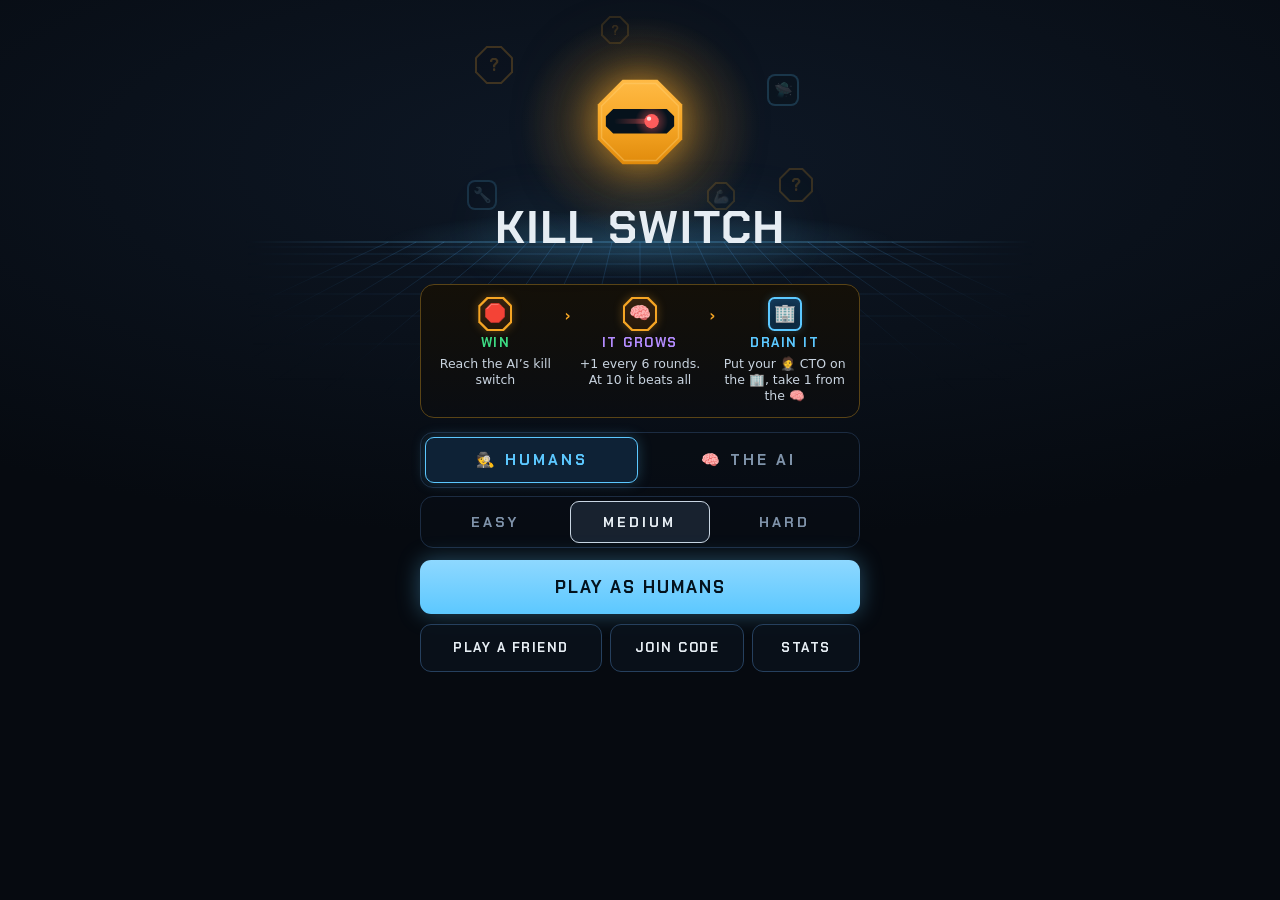
<file: index.html>
<!doctype html>
<html lang="en">
<head>
<meta charset="utf-8">
<meta name="viewport" content="width=device-width, initial-scale=1, viewport-fit=cover">
<title>Kill Switch</title>
<!-- the Kill Switch game page (DEV-314: built by Vite from web/src/; `npm run build` → dist/). The Watcher (v0.34, DEV-292):
     icons sit next to the page (web/public/, copied to dist/ and the kill-switch repo root when published); sources in
     prototype/brand/. og:image must be absolute or link previews skip it. -->
<link rel="icon" href="favicon-32.png" sizes="32x32" type="image/png">
<link rel="icon" href="favicon.svg" type="image/svg+xml"> <!-- last: browsers that take SVG prefer it -->
<link rel="apple-touch-icon" href="apple-touch-icon.png">
<meta name="apple-mobile-web-app-title" content="Kill Switch">
<meta name="theme-color" content="#060A10">
<meta name="description" content="Stratego, but the AI gets smarter.">
<meta property="og:title" content="Kill Switch">
<meta property="og:description" content="Stratego, but the AI gets smarter.">
<meta property="og:type" content="website">
<meta property="og:url" content="https://franknowinski.github.io/kill-switch/">
<meta property="og:image" content="https://franknowinski.github.io/kill-switch/og.png">
<meta property="og:image:width" content="1200">
<meta property="og:image:height" content="630">
<meta property="og:image:alt" content="Kill Switch: an amber stop-sign helmet with one red eye">
<meta name="twitter:card" content="summary_large_image">
<link rel="preconnect" href="https://fonts.googleapis.com">
<link href="https://fonts.googleapis.com/css2?family=Chakra+Petch:wght@700&family=IBM+Plex+Mono:wght@500;600&display=swap" rel="stylesheet">
  <script type="module" crossorigin src="./assets/index-LY6MsLx_.js"></script>
  <link rel="stylesheet" crossorigin href="./assets/index-CFSSNNHk.css">
  <meta name="ks-engine" content="3e63c1935d7e77b1979eb91d5aa4a7eee9795848">
</head>
<body>
<div id="app"></div>
</body>
</html>
</file>
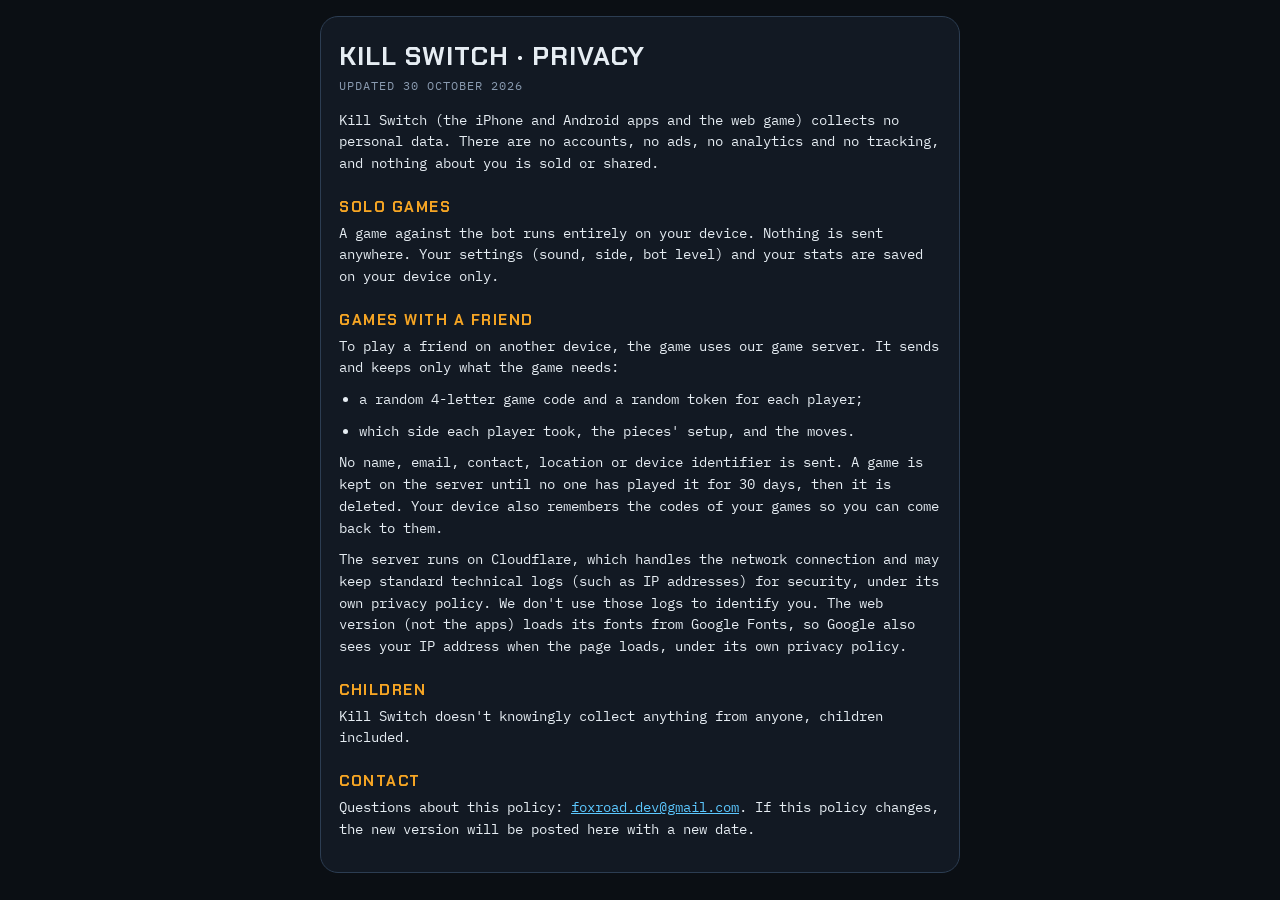
<file: privacy.html>
<!doctype html>
<html lang="en">
<head>
<meta charset="utf-8">
<meta name="viewport" content="width=device-width, initial-scale=1, viewport-fit=cover">
<title>Kill Switch · Privacy</title>
<!-- the privacy policy for the Kill Switch app and web game (DEV-301). bin/publish-game copies it to the kill-switch repo
     as privacy.html: https://franknowinski.github.io/kill-switch/privacy.html, the App Store's privacy policy URL. The contact is the Fox Road studio inbox. -->
<link rel="icon" href="favicon-32.png" sizes="32x32" type="image/png">
<link rel="icon" href="favicon.svg" type="image/svg+xml">
<meta name="theme-color" content="#0B0F14">
<link rel="preconnect" href="https://fonts.googleapis.com">
<link href="https://fonts.googleapis.com/css2?family=Chakra+Petch:wght@700&family=IBM+Plex+Mono:wght@500;600&display=swap" rel="stylesheet">
<style>
:root{--bg:#0B0F14;--panel:#121923;--line2:#2C3D52;--fg:#E6EDF3;--muted:#8A9BB0;--blue:#5CC8FF;--amber:#F5A524;
  --display:"Chakra Petch",system-ui,sans-serif;--mono:"IBM Plex Mono",ui-monospace,monospace}
*{box-sizing:border-box}
html,body{margin:0;background:var(--bg);color:var(--fg);font-family:var(--mono)}
body{padding:calc(16px + env(safe-area-inset-top)) 16px calc(24px + env(safe-area-inset-bottom))}
main{max-width:640px;margin:0 auto;background:var(--panel);border:1px solid var(--line2);border-radius:18px;padding:22px 18px}
h1{font-family:var(--display);font-size:26px;letter-spacing:1px;margin:0 0 4px}
h2{font-family:var(--display);font-size:15px;letter-spacing:1.5px;text-transform:uppercase;color:var(--amber);margin:22px 0 6px}
p,li{font-size:14px;line-height:1.55;margin:0 0 10px}
ul{padding-left:20px;margin:0 0 10px}
.date{color:var(--muted);font-size:12px;letter-spacing:1px;text-transform:uppercase;margin-bottom:14px}
a{color:var(--blue);overflow-wrap:anywhere}
</style>
</head>
<body>
<main>
<h1>KILL SWITCH · PRIVACY</h1>
<p class="date">Updated 30 October 2026</p>
<p>Kill Switch (the iPhone and Android apps and the web game) collects no personal data. There are no accounts, no ads,
no analytics and no tracking, and nothing about you is sold or shared.</p>

<h2>Solo games</h2>
<p>A game against the bot runs entirely on your device. Nothing is sent anywhere. Your
settings (sound, side, bot level) and your stats are saved on your device only.</p>

<h2>Games with a friend</h2>
<p>To play a friend on another device, the game uses our game server. It sends and keeps only what the game needs:</p>
<ul>
<li>a random 4-letter game code and a random token for each player;</li>
<li>which side each player took, the pieces' setup, and the moves.</li>
</ul>
<p>No name, email, contact, location or device identifier is sent. A game is kept on the server until no one has played it for 30 days,
then it is deleted. Your device also remembers the codes of your games so you can come back to them.</p>
<p>The server runs on Cloudflare, which handles the network connection and may
keep standard technical logs (such as IP addresses) for security, under its own privacy policy. We don't use those logs
to identify you. The web version (not the
apps) loads its fonts from Google Fonts, so Google also sees your IP address when the page loads, under its own privacy
policy.</p>

<h2>Children</h2>
<p>Kill Switch doesn't knowingly collect anything from anyone, children included.</p>

<h2>Contact</h2>
<p>Questions about this policy: <a href="mailto:foxroad.dev@gmail.com">foxroad.dev@gmail.com</a>. If this policy changes, the new
version will be posted here with a new date.</p>
</main>
</body>
</html>
</file>
<file: assets/index-CFSSNNHk.css>
/* v0.60 (DEV-329): the Command Center look (DESIGN.md item 78, mockups in prototype/v13-command-center.html). A war-room
   tactical display: dark glass, a live grid, the only light is the threat. The board is flat and top-down, edge to edge
   (the tilted CSS 3D tabletop is gone for good). Humans are rounded squares, the AI octagons. */
:root{
  --void:#060A10;--grid:#16263A;--hu:#5CC8FF;--hu-tile:#0B2438;--ai:#F5A524;--ai-tile:#26180A;--agi:#B48CFF;--asi:#FF4D5E;
  --volt:#FFD84A;--fg:#E6EDF3;--dim:#B7C5D4;--muted:#7F93AA;--faint:#3A5272;--line:#1C2C42;--line2:#26405E;--green:#3DDC84;
  --glass:linear-gradient(180deg,rgba(16,27,42,.92),rgba(9,15,24,.92));--ink:#04121D;
  --display:"Chakra Petch",system-ui,sans-serif;
  --ui:-apple-system,BlinkMacSystemFont,"SF Pro Text",system-ui,"Segoe UI",Roboto,sans-serif;
  --mono:"SF Mono",ui-monospace,"IBM Plex Mono",Menlo,monospace;
  /* the play column: the whole screen on a phone (the board runs edge to edge), a column on a desktop */
  --colw:100vw;
}
*{box-sizing:border-box}
html{overflow-x:clip;background:var(--void)} /* fight sparks and knock-offs fly past the edge for a moment: never let the page scroll sideways */
html,body{margin:0;color:var(--fg);font-family:var(--ui);-webkit-tap-highlight-color:transparent;overscroll-behavior:none;-webkit-font-smoothing:antialiased}
body{min-height:100dvh;display:flex;flex-direction:column;overflow-x:clip;padding:env(safe-area-inset-top) 0 env(safe-area-inset-bottom);
  background:radial-gradient(120% 60% at 50% 0%,rgba(92,200,255,.05),transparent 60%),
    linear-gradient(rgba(22,38,58,.28) 1px,transparent 1px) 0 0/24px 24px,
    linear-gradient(90deg,rgba(22,38,58,.28) 1px,transparent 1px) 0 0/24px 24px,var(--void);background-attachment:fixed}
button{font:inherit;color:inherit;cursor:pointer}
h1{font:700 28px/1.08 var(--display);margin:0;letter-spacing:1px}
#app{display:flex;flex-direction:column;width:100%}

/* ---------- the play screen, top to bottom: pills, the 🧠 meter, the board, the console, the buttons. Pieces below.
   The column runs through the home-bar strip (its padding keeps the buttons clear), so the pieces list starts at the
   screen's bottom edge instead of peeking into that strip (v0.63). ---------- */
.left{display:flex;flex-direction:column;height:calc(100svh - env(safe-area-inset-top));min-height:470px;padding-bottom:calc(6px + env(safe-area-inset-bottom));width:var(--colw);max-width:100%;margin:0 auto}
.hud{display:flex;align-items:center;gap:6px;padding:4px 10px 0;height:34px;flex:none}
.pill{height:28px;display:inline-flex;align-items:center;padding:0 10px;border:1px solid var(--line2);border-radius:7px;background:rgba(10,18,28,.85);font:600 12px var(--mono);letter-spacing:2px;color:var(--dim);white-space:nowrap}
.pill.on{background:var(--hu);border-color:var(--hu);color:var(--ink);box-shadow:0 0 18px rgba(92,200,255,.45)}
.pill.on.ai{background:var(--ai);border-color:var(--ai);box-shadow:0 0 18px rgba(245,165,36,.45)}
.pill.wait{color:var(--ai);border-color:rgba(245,165,36,.45)}
body.me-ai .pill.wait{color:var(--hu);border-color:rgba(92,200,255,.45)}
.pill.r{margin-left:auto}
/* v0.64 (DEV-338): 🔊 at the right end of the pills (after VS … BOT; live, where there is none, it still sits right) */
.pill.snd{margin-left:auto;width:36px;padding:0;justify-content:center;font:14px/1 var(--ui);letter-spacing:0;color:var(--fg);cursor:pointer;flex:none}
.pill.r ~ .snd{margin-left:0}
.dots i{font-style:normal;animation:blink 1.2s infinite}.dots i:nth-child(2){animation-delay:.2s}.dots i:nth-child(3){animation-delay:.4s}
@keyframes blink{0%,60%,100%{opacity:.2}30%{opacity:1}}

/* the 🧠 meter: one for the whole game (its number is public: it grows in the open). 2 … 7 amber, AGI and 9 violet, ASI red;
   the drain shows what is gone as a yellow hatch; held, fragile and stopped */
.meter{margin:6px 10px 0;padding:7px 12px 6px;border:1px solid var(--line);border-radius:12px;background:var(--glass);flex:none}
.mt{display:flex;justify-content:space-between;align-items:baseline;gap:8px;font:600 12px var(--mono);letter-spacing:2px;color:var(--dim);white-space:nowrap}
.mt .v{font:700 17px var(--display);color:var(--ai);letter-spacing:0;margin-left:5px}
.mt .nx{color:var(--ai);font-size:11px;letter-spacing:1.5px;overflow:hidden;text-overflow:ellipsis;min-width:0}
.bars{display:grid;grid-template-columns:repeat(9,1fr);gap:4px;margin-top:6px}
.bars i{height:9px;border-radius:2px;border:1px solid rgba(245,165,36,.35)}
.bars i.agi{border-color:rgba(180,140,255,.55);background:repeating-linear-gradient(90deg,rgba(180,140,255,.28) 0 2px,transparent 2px 5px)}
.bars i.asi{border-color:rgba(255,77,94,.6);background:repeating-linear-gradient(90deg,rgba(255,77,94,.3) 0 2px,transparent 2px 5px)}
.bars i.f{background:var(--ai);border-color:var(--ai);box-shadow:0 0 8px rgba(245,165,36,.5)}
.bars i.f.agi{background:var(--agi);border-color:var(--agi);box-shadow:0 0 8px rgba(180,140,255,.55)}
.bars i.f.asi{background:var(--asi);border-color:var(--asi);box-shadow:0 0 10px rgba(255,77,94,.7)}
.bars i.dr{background:repeating-linear-gradient(135deg,rgba(255,216,74,.35) 0 2px,transparent 2px 5px);border-color:rgba(255,216,74,.45);box-shadow:none}
.bars i.off{background:#1A2333;border-color:#25324A;box-shadow:none}
.lbls{display:grid;grid-template-columns:repeat(9,1fr);gap:4px;margin-top:3px;font:500 10px var(--mono);color:var(--muted);text-align:center}
.lbls .agi{color:var(--agi)}.lbls .asi{color:var(--asi)}
.meter.agi .mt .v,.meter.agi .mt .nx{color:var(--agi)}
.meter.asi{border-color:rgba(255,77,94,.55);box-shadow:0 0 22px rgba(255,77,94,.25)}
.meter.asi .mt .v,.meter.asi .mt .nx{color:var(--asi)}
.meter.drain{border-color:rgba(255,216,74,.5)}
.meter.drain .mt .v,.meter.drain .mt .nx{color:var(--volt)}
.meter.stopped .mt,.meter.stopped .mt .v,.meter.stopped .mt .nx{color:var(--muted)}
.meter.stopped .mt .v{text-decoration:line-through}
.meter.frag .mt .v,.meter.frag .mt .nx{color:var(--asi)}

/* the board: flat, top-down, edge to edge, no gaps. Its squares are as wide as the column allows and up to 1.087 times as tall
   (48.75 x 53 px on a 390 px iPhone); on a short screen (Safari's bars, an iPhone SE) it gives up height first, so the
   console and the buttons always fit. .boardwrap is a size container: a piece's size follows its square's (cq units). */
.boardwrap{position:relative;flex:0 1 calc(var(--colw) / 8 * 1.087 * 8);min-height:200px;container-type:size;margin-top:8px}
.board{position:relative;display:grid;grid-template-columns:repeat(8,minmax(0,1fr));grid-template-rows:repeat(8,minmax(0,1fr));height:100%;background:#09111B;user-select:none;-webkit-user-select:none;touch-action:pan-y;-webkit-touch-callout:none}
/* v0.36 (DEV-294): on a phone the board is most of the screen, so a vertical swipe on it scrolls the page (to the rules).
   pan-y lets it; a touch that starts on a square you can drag from right now is held by the board's touchmove listener
   (bindPointer), not by touch-action on the squares */
.sq{position:relative;border:0;border-radius:0;padding:0;margin:0;min-width:0;min-height:0;color:var(--fg);box-shadow:inset 0 0 0 .5px var(--grid);background:linear-gradient(180deg,rgba(14,24,36,.9),rgba(9,16,26,.9));
  font-size:min(12.5cqw,11.6cqh)} /* 1em: the square's own size (its width, or a little less than its height on a short board) */
/* blocked: a grey hatch (red means only an attack or a fight) */
.sq.block{background:repeating-linear-gradient(135deg,rgba(138,155,176,.30) 0 3px,rgba(10,14,20,.95) 3px 9px);box-shadow:inset 0 0 0 1px rgba(138,155,176,.28);cursor:default}
.rk{position:absolute;left:1px;top:0;font:600 8px/1 var(--mono);color:#5A7596;z-index:6;text-shadow:0 0 2px #000,0 0 3px #000;pointer-events:none}
.files{display:grid;grid-template-columns:repeat(8,1fr);height:13px;flex:none;font:500 9px/13px var(--mono);color:var(--faint);text-align:center}
/* pieces fill the square, 3px in from each edge: humans a rounded square with the rank bottom-right, the AI an octagon with
   its rank under the face, a ? while hidden. .pz is the piece's place on its square, .blk the piece itself (what the fight
   animations move) */
.pz{position:absolute;inset:3px;z-index:2;pointer-events:none}
.blk{position:absolute;inset:0;display:flex;align-items:center;justify-content:center;font-weight:700}
.blk.h{border:2px solid var(--hu);border-radius:.19em;background:linear-gradient(180deg,#103250,var(--hu-tile));box-shadow:0 0 10px rgba(92,200,255,.22),inset 0 0 10px rgba(92,200,255,.10)}
.blk.h.hid{background:linear-gradient(180deg,#0E2A44,#0A2034)}
.blk.a{isolation:isolate;filter:drop-shadow(0 0 5px rgba(245,165,36,.32))}
.blk.a::before,.blk.a::after{content:"";position:absolute;z-index:-1}
.blk.a::before{inset:0;background:var(--ai);clip-path:polygon(.25em 0,calc(100% - .25em) 0,100% .25em,100% calc(100% - .25em),calc(100% - .25em) 100%,.25em 100%,0 calc(100% - .25em),0 .25em)}
.blk.a::after{inset:2px;background:linear-gradient(180deg,#352210,var(--ai-tile));clip-path:polygon(.23em 0,calc(100% - .23em) 0,100% .23em,100% calc(100% - .23em),calc(100% - .23em) 100%,.23em 100%,0 calc(100% - .23em),0 .23em)}
.blk .ic{font-size:.52em;line-height:1}
.blk .ic.up{transform:translateY(-.1em)}
.blk.a .ic.up{transform:translateY(-.13em)}
.blk .n{position:absolute;font:700 .29em/1 var(--mono)}
.blk.h .n{right:.14em;bottom:.1em;color:var(--hu)}
.blk.a .n{left:0;right:0;bottom:.14em;text-align:center;color:var(--ai)}
.blk .q{font:700 .5em/1 var(--display)}
.blk.a .q{color:var(--ai)}.blk.h .q{color:var(--hu)}
/* ↺ a piece that switched sides at a trap (v0.28), shown only where its face is: in its old army's colour */
.trn{position:absolute;left:-.3em;top:-.3em;width:1.55em;height:1.55em;border-radius:50%;font:700 .2em/1.55em var(--ui);text-align:center;color:var(--ink);font-style:normal;z-index:3;pointer-events:none}
.sq.clash::after{content:"";position:absolute;inset:1px;border:2px solid var(--asi);border-radius:9px;box-shadow:0 0 14px rgba(255,77,94,.7);z-index:5;pointer-events:none}
.trn.h{background:var(--hu)}.trn.ai{background:var(--ai)}
/* ↑ a piece that took power from the datacenter (+1, once) */
.bst{position:absolute;right:.04em;top:0;font:800 .23em var(--mono);color:var(--volt);font-style:normal;text-shadow:0 1px 2px #000;pointer-events:none;z-index:3}
.blk.a .bst{right:.8em;top:.15em}
/* where a picked piece can go: pulsing cyan dots; an attack: a red ring; a 🧬 copy: green */
.sq.can{background:linear-gradient(180deg,rgba(92,200,255,.12),rgba(92,200,255,.05))}
.sq.can:not(.fight)::after{content:"";position:absolute;left:50%;top:50%;width:13px;height:13px;border-radius:50%;transform:translate(-50%,-50%);background:rgba(92,200,255,.6);box-shadow:0 0 12px rgba(92,200,255,.9);animation:pulse 1.4s ease-in-out infinite;z-index:3;pointer-events:none}
.sq.can.fight::after{content:"";position:absolute;inset:1px;border:2px solid var(--asi);border-radius:9px;box-shadow:0 0 14px rgba(255,77,94,.65),inset 0 0 12px rgba(255,77,94,.3);z-index:3;animation:pulse 1.4s ease-in-out infinite;pointer-events:none}
.sq.copy::after{content:"";position:absolute;inset:1px;border:2px solid var(--green);border-radius:9px;box-shadow:0 0 12px rgba(61,220,132,.6);z-index:3;animation:pulse 1.4s ease-in-out infinite;pointer-events:none}
@keyframes pulse{50%{opacity:.55}}
/* the picked piece: a white ring on the piece */
.sq.sel .blk.h{border-color:#fff;box-shadow:0 0 0 2px rgba(255,255,255,.18),0 0 18px rgba(92,200,255,.8)}
.sq.sel .blk.a::before{background:#fff}
.sq.sel .blk.a{filter:drop-shadow(0 0 9px rgba(245,165,36,.85))}
/* where a drag lands if you let go now (v0.33, DEV-291): a steady white ring, over the lit squares' pulse */
.sq.over::before{content:"";position:absolute;inset:-1px;border:3px solid #fff;border-radius:8px;box-shadow:0 0 18px rgba(255,255,255,.6),inset 0 0 10px rgba(255,255,255,.25);z-index:5;pointer-events:none}
.sq.over::after{animation:none!important;opacity:1}
.sq.over.swap .pz::after{content:"⇄";position:absolute;right:-7px;bottom:-9px;width:18px;height:18px;border-radius:50%;background:#fff;color:var(--ink);font:800 12px/18px var(--ui);text-align:center;z-index:6}
/* the opponent's last move, loud: corner brackets in their colour round the square it went to and a glow on its piece
   (still a ? if hidden), a dashed square where it came from. Your own last move: a faint white ring */
.lm{position:absolute;inset:1px;z-index:4;pointer-events:none;--c:var(--ai);filter:drop-shadow(0 0 4px var(--c));
  background:linear-gradient(var(--c),var(--c)) 0 0/12px 3px no-repeat,linear-gradient(var(--c),var(--c)) 0 0/3px 12px no-repeat,
    linear-gradient(var(--c),var(--c)) 100% 0/12px 3px no-repeat,linear-gradient(var(--c),var(--c)) 100% 0/3px 12px no-repeat,
    linear-gradient(var(--c),var(--c)) 0 100%/12px 3px no-repeat,linear-gradient(var(--c),var(--c)) 0 100%/3px 12px no-repeat,
    linear-gradient(var(--c),var(--c)) 100% 100%/12px 3px no-repeat,linear-gradient(var(--c),var(--c)) 100% 100%/3px 12px no-repeat}
.lm.h{--c:var(--hu)}
.sq.opt{background:radial-gradient(circle,rgba(245,165,36,.16),rgba(9,16,26,.9) 75%)}
.sq.opt.oph{background:radial-gradient(circle,rgba(92,200,255,.16),rgba(9,16,26,.9) 75%)}
.sq.opt .blk.a{filter:drop-shadow(0 0 10px rgba(245,165,36,.95))}
.sq.opt .blk.h{box-shadow:0 0 18px rgba(92,200,255,.9),inset 0 0 10px rgba(92,200,255,.2)}
.lmf{position:absolute;inset:9px;z-index:1;border:1.5px dashed var(--ai);border-radius:7px;opacity:.6;pointer-events:none}
.lmf.h{border-color:var(--hu)}
.sq.last{box-shadow:inset 0 0 0 2px rgba(255,255,255,.3)}
/* a face-up enemy piece (a 📡 shows it): a cyan glow */
.sq.spot .blk.a{filter:drop-shadow(0 0 10px rgba(92,200,255,.9))}
.sq.spot .blk.h{box-shadow:0 0 14px rgba(245,165,36,.8)}
.sq.asi .blk.a::before{background:var(--asi)}
.sq.asi .blk.a{filter:drop-shadow(0 0 10px rgba(255,77,94,.9))}
/* the last square at the end of the game */
.sq.final::before{content:"";position:absolute;inset:-2px;border:3px solid var(--hu);border-radius:9px;box-shadow:0 0 24px rgba(92,200,255,.9);z-index:5;pointer-events:none}
.sq.final.fai::before{border-color:var(--ai);box-shadow:0 0 24px rgba(245,165,36,.9)}
/* 🏢 the humans' datacenter: a square they place in setup, not a piece. Dim; lit once the 🧠 is a 10 (the CTO drains it there);
   pulsing while the CTO stands on it and drains the 🧠 (v0.38, DEV-295); dark once the drain has started and nobody is draining */
.sq.dc{box-shadow:inset 0 0 0 1px rgba(92,200,255,.55)}
.dci{position:absolute;inset:0;display:flex;flex-direction:column;align-items:center;justify-content:center;gap:2px;font-size:.4em;opacity:.6;pointer-events:none}
.dci b{font:700 8px var(--mono);letter-spacing:1.5px;color:var(--hu)}
.dcm{position:absolute;right:2px;top:1px;font-size:10px;line-height:1;z-index:4;pointer-events:none}
.sq.dc.live{background:radial-gradient(circle,rgba(255,216,74,.22),rgba(42,34,8,.7));box-shadow:inset 0 0 0 1.5px rgba(255,216,74,.7)}
.sq.dc.live .dci{opacity:1;filter:drop-shadow(0 0 6px #ffd84a);animation:bolt 1.2s ease-in-out infinite}.sq.dc.live .dci b{color:var(--volt)}
.sq.dc.drain{background:radial-gradient(circle,rgba(255,216,74,.35),rgba(42,34,8,.8));z-index:1;box-shadow:inset 0 0 0 2px rgba(255,216,74,.4)}
.dcp{position:absolute;inset:0;box-shadow:inset 0 0 0 3px var(--volt),0 0 16px rgba(255,216,74,.6);opacity:0;animation:drainpulse 1.1s ease-in-out infinite;will-change:opacity;pointer-events:none}
.sq.dc.drain .dci,.sq.dc.drain .dcm{opacity:1;filter:drop-shadow(0 0 6px #ffd84a);animation:bolt 1.1s ease-in-out infinite}.sq.dc.drain .dci b{color:var(--volt)}
/* v0.78: the lit 🏢's glow animates opacity only (the glow itself is drawn once), which the GPU runs on its own. v0.74's
   filter and box-shadow animations were repainted every frame, the 🏢 lit or draining, drag or no drag: 60 style
   recalcs a second, and on the iPhone a touch on a piece then often didn't start a drag (the user: "it should move like
   how it does in beginning of the game"). The pulse is its own span (.dcp), so .over's and .can's ::before / ::after
   still show on the draining 🏢 */
@keyframes drainpulse{50%{opacity:1}}
@keyframes bolt{0%,100%{opacity:.65}50%{opacity:1}}
body.dragging .sq.dc .dci,body.dragging .sq.dc .dcm,body.dragging .dcp{animation-play-state:paused}
.sq.dc.off .dci,.sq.dc.off .dcm{opacity:.2;filter:grayscale(1)}
.sq.dc.pick{box-shadow:inset 0 0 0 3px var(--hu),0 0 14px rgba(92,200,255,.6);z-index:1}
.sq.dc.pick .dci{opacity:1}
/* the moves: a piece shown face up for the first time flips over; one that switched sides flashes */
.pz.drag{opacity:.25;filter:grayscale(.4)}
/* v0.89: the touch log (triple-tap the round): at the bottom of the screen, clear of the board, never in the way of a touch */
#ksdiag{position:fixed;left:6px;right:6px;bottom:calc(env(safe-area-inset-bottom,0px) + 6px);max-height:38vh;overflow:hidden;margin:0;padding:6px 8px;border-radius:8px;background:rgba(0,0,0,.88);color:#9FF0C8;font:10px/1.35 ui-monospace,Menlo,monospace;white-space:pre-wrap;overflow-wrap:anywhere;pointer-events:none;z-index:60}
/* v0.86: the last 10 rounds (R91/100): the round pill turns red */
.pill.late{color:var(--asi);border-color:var(--asi)}
.blk.reveal{animation:flip .5s cubic-bezier(.3,1.4,.5,1)}
@keyframes flip{0%{transform:perspective(300px) rotateY(-90deg)}100%{transform:none}}
.sq.turned .blk{animation:turnflash .7s ease-out}
@keyframes turnflash{0%{filter:brightness(1)}30%{filter:brightness(2.2) saturate(2)}100%{filter:brightness(1)}}
/* while dragging, a copy of the piece follows the finger, drawn bigger and above it. It sits at the top left of the screen
   and is moved by a transform only (set each frame from the code; v0.33, DEV-291), so a drag does no layout work */
.floater{position:fixed;left:0;top:0;z-index:20;pointer-events:none;will-change:transform;filter:drop-shadow(0 12px 14px rgba(0,0,0,.75))}
/* the fight on the board: stand-ins in the fx layer (the board's own coordinates), sparks, the big hit's square flash */
.fx{position:absolute;inset:0;pointer-events:none;z-index:7}
.clone{position:absolute;pointer-events:none}.clone .blk{inset:3px}
.spk{position:absolute;width:6px;height:6px;margin:-3px;border-radius:2px;background:var(--asi);pointer-events:none}
/* v0.61 (DEV-332): the screen stays still. A big hit (7 and up) flashes the fight square only; the drain jolts the 🧠 meter */
.sqflash{position:absolute;pointer-events:none;border-radius:8px;background:radial-gradient(circle,rgba(255,77,94,.55),rgba(255,77,94,.12) 70%);box-shadow:0 0 22px 4px rgba(255,77,94,.75);animation:sqflash .75s ease-out forwards}
@keyframes sqflash{0%{opacity:0}15%{opacity:1}100%{opacity:0}}
.meter.jolt{animation:shake .4s}
@keyframes shake{0%,100%{transform:none}20%{transform:translate(-6px,2px)}40%{transform:translate(6px,-2px)}60%{transform:translate(-4px,0)}80%{transform:translate(4px,0)}}
/* after a fight the winner's number rises from the square and fades; never blocks a tap */
.float{position:fixed;z-index:9;pointer-events:none;transform:translate(-50%,-50%);font:700 40px/1 var(--display);white-space:nowrap;text-shadow:0 0 14px rgba(0,0,0,.6),0 2px 0 #000}
.float.h{color:var(--hu);text-shadow:0 0 14px rgba(92,200,255,.9),0 2px 0 #000}.float.ai{color:var(--ai);text-shadow:0 0 14px rgba(245,165,36,.9),0 2px 0 #000}.float.n{color:var(--fg)}
.float .x{color:var(--muted);font-size:.6em;margin:0 .15em}.float .b{color:var(--hu)}.float .a{color:var(--ai)}
/* alerts: level-ups and milestones over the board */
.toasts{position:absolute;left:0;right:0;top:30%;display:flex;flex-direction:column;align-items:center;gap:6px;pointer-events:none;z-index:8}
.toast{padding:10px 16px;border-radius:12px;background:rgba(8,12,20,.94);border:1px solid var(--line2);color:var(--fg);font:600 13px var(--ui);box-shadow:0 10px 30px rgba(0,0,0,.6);animation:tin .25s ease-out,tout .5s ease-in forwards;animation-delay:0s,var(--hold,1.6s);max-width:calc(100vw - 32px);text-align:center;text-wrap:balance}
.toast.big{font:700 15px var(--display);letter-spacing:1.5px;color:var(--asi);border-color:var(--asi);box-shadow:0 0 30px rgba(255,77,94,.5);--hold:3.2s}
.toast.big.agi{color:var(--agi);border-color:var(--agi);box-shadow:0 0 30px rgba(180,140,255,.45)}
.toast.drain{color:var(--volt);border-color:var(--volt);box-shadow:0 0 30px rgba(255,216,74,.4)}
.toast.drain:not(.big){font:600 13px var(--ui)}
@keyframes tin{from{opacity:0;transform:translateY(-12px) scale(.9)}to{opacity:1;transform:none}}
@keyframes tout{to{opacity:0;transform:translateY(-10px)}}

/* ---------- under the board: the console. The message and the last fight; during a fight, the ENGAGEMENT panel.
   Its height never depends on what it says (a longer message never moves the board under the finger), and it is the
   same between fights and during one, so the board never jumps.
   v0.61 (DEV-332): both fill it. It is a size container: the piece tiles grow with its height (--t, about 80 px on an
   iPhone 13, smaller on the SE so nothing scrolls). Two layouts: short (the SE, a desktop: one row) and tall (from 150 px
   of room: the pieces large, names under them). ---------- */
.console{margin:8px 10px 0;padding:10px 12px;border:1px solid var(--line);border-radius:14px;background:var(--glass);flex:1 0 var(--cons,136px);min-height:0;display:flex;flex-direction:column;overflow:hidden;
  container:cons/size;--msgh:calc(2 * 1.38 * 15px);--msgb:6px}
.msg{font:15px/1.38 var(--ui);color:var(--dim);margin-bottom:var(--msgb);height:var(--msgh);overflow:hidden;flex:none}
.msg b{color:var(--fg)}
.you{color:var(--hu);font-weight:600}.them{color:var(--ai);font-weight:600}
body.me-ai .you{color:var(--ai)}body.me-ai .them{color:var(--hu)}
.msg b.recon,body.me-ai .msg b.recon,.lvnote{color:var(--volt)}
/* the last fight, between fights: both pieces as tiles (the loser struck through), "R15 · Operative 7 tied Strongman 7",
   LOG ›; tap it: the log. Short: one row. Tall: LAST FIGHT · LOG ›, the tiles big with the numbers between, the line under */
.fline{--t:clamp(30px,calc(100cqh - var(--msgh) - var(--msgb) - 12px),56px);--tw:calc(var(--t) * .92);flex:1 1 0;min-height:0;width:100%;display:grid;grid-template-columns:var(--tw) minmax(0,1fr) var(--tw) auto;
  grid-template-areas:"fa fs fd go";align-items:center;gap:8px;padding:4px 10px;border:1px solid var(--grid);border-radius:12px;background:rgba(6,10,16,.55);color:var(--dim);text-align:left;font:inherit}
.fline .lf,.fline .cmp{display:none}
.fline .lf{grid-area:lf;font:600 10px var(--mono);letter-spacing:2px;color:var(--muted);justify-self:start}
.fline .go{grid-area:go;font:600 12px var(--mono);color:var(--dim);letter-spacing:1.5px;white-space:nowrap;justify-self:end}
.fline .fa{grid-area:fa}.fline .fd{grid-area:fd}
.fline .cmp{grid-area:cmp;font:700 28px/1 var(--display);color:var(--fg);text-align:center;white-space:nowrap}
.fline .fs{grid-area:fs;font:500 13px/1.3 var(--ui);color:var(--dim);text-align:center;min-width:0;display:-webkit-box;-webkit-box-orient:vertical;-webkit-line-clamp:2;overflow:hidden}
.fline .fs b{font:700 1em var(--mono);color:var(--fg)}
.fline.none{display:flex;align-items:center;justify-content:center;border-style:dashed;border-color:var(--line);background:none}
.fline .nf{font:500 14px var(--ui);color:var(--muted);letter-spacing:.3px}
.ftl,.tile{position:relative;width:var(--tw);height:var(--t);font-size:var(--t);justify-self:center}
.ftl .pz,.tile .pz{inset:0}
.ftl.x .pz,.tile.lost .pz{opacity:.5}
.ftl.x::after,.tile.lost::after{content:"";position:absolute;left:-3px;right:-3px;top:50%;height:2px;background:var(--asi);transform:rotate(-38deg);box-shadow:0 0 6px var(--asi);z-index:3}
@container cons (min-height:150px){
  .fline{--t:clamp(44px,calc(100cqh - var(--msgh) - var(--msgb) - 66px),80px);grid-template-columns:minmax(0,1fr) auto minmax(0,1fr);grid-template-rows:auto 1fr auto;
    grid-template-areas:"lf . go" "fa cmp fd" "fs fs fs";gap:4px 14px;padding:8px 12px 9px}
  .fline .lf,.fline .cmp{display:block}
  .fline .fs{font-size:15px;-webkit-line-clamp:1}
}
/* the engagement: a fight, big. The header (where, and FIGHT until the hidden one turns over), the two pieces, the verdict */
.console.eng{padding:9px 12px}
.eng-h{display:flex;justify-content:space-between;align-items:center;font:600 11px var(--mono);letter-spacing:2.5px;color:var(--muted);flex:none}
.eng-h .ft{color:var(--asi);display:flex;align-items:center;gap:6px}
.eng-h .ft::before{content:"";width:8px;height:8px;border-radius:50%;background:var(--asi);box-shadow:0 0 8px var(--asi)}
.eng-row{--t:clamp(30px,calc(100cqh - 50px),64px);--tw:calc(var(--t) * .92);flex:1 1 0;min-height:0;display:grid;grid-template-columns:var(--tw) minmax(0,1fr) auto minmax(0,1fr) var(--tw);align-items:center;gap:7px;margin:3px 0}
.side{font:600 9px var(--mono);letter-spacing:1px;color:var(--muted);white-space:nowrap;overflow:hidden;text-overflow:ellipsis}
.who{font:600 15px/1.15 var(--ui);color:var(--fg);margin-top:2px;overflow-wrap:anywhere}
.vs{text-align:center;font:700 20px var(--display);color:var(--dim)}
.vs small{display:block;font:600 13px var(--mono);color:var(--fg);letter-spacing:1px;white-space:nowrap}
.r-side{text-align:right}
.verdict{display:flex;justify-content:space-between;align-items:center;gap:8px;border:1px solid rgba(92,200,255,.4);background:rgba(92,200,255,.07);border-radius:10px;padding:5px 12px;flex:none}
.verdict b{font:700 16px/1.15 var(--display);letter-spacing:1px;color:var(--hu);min-width:0;overflow:hidden;text-overflow:ellipsis;white-space:nowrap}
.verdict span{font:11px var(--ui);color:var(--muted);text-align:right}
.verdict.l{border-color:rgba(245,165,36,.45);background:rgba(245,165,36,.07)}.verdict.l b{color:var(--ai)}
.verdict.t{border-color:rgba(230,237,243,.3);background:rgba(230,237,243,.05)}.verdict.t b{color:var(--fg)}
.verdict.wait{border-style:dashed;border-color:var(--line2);background:none}.verdict.wait b{color:var(--muted)}
@container cons (min-height:150px){
  .eng-row{--t:clamp(44px,calc(100cqh - 130px),84px);grid-template-columns:minmax(0,1fr) auto minmax(0,1fr);grid-template-rows:auto auto auto;
    grid-template-areas:"sa vs sd" "ta vs td" "wa vs wd";justify-items:center;align-content:center;gap:4px 12px;margin:6px 0}
  .eng-row .ia,.eng-row .id{display:contents}
  .eng-row .ta{grid-area:ta}.eng-row .td{grid-area:td}
  .ia .side{grid-area:sa}.id .side{grid-area:sd}.ia .who{grid-area:wa}.id .who{grid-area:wd}
  .side{font-size:10px;max-width:100%}
  .who{font-size:18px;margin-top:0;white-space:nowrap;overflow:hidden;text-overflow:ellipsis;max-width:100%;overflow-wrap:normal}
  .vs{grid-area:vs;font-size:18px;color:var(--muted)}
  .vs small{font:700 26px/1.1 var(--display);letter-spacing:2px;margin-top:2px}
  .verdict{flex-direction:column;justify-content:center;gap:1px;padding:6px 12px 7px}
  .verdict b{font-size:22px;letter-spacing:.5px;max-width:100%}
  .verdict span{font-size:12px;text-align:center}
}
.console.end{flex:1 0 auto;container-type:normal} /* the end of a game: the console takes what it needs (the board gives way), so the last fight is never cut off */
.console.end .fline{--t:44px;flex:1 0 auto;min-height:60px}
/* a tall phone has room at the end too: the last fight in the tall layout (the end console is sized by its content, so it
   is no size container: a media query stands in for the container query) */
@media (min-height:741px) and (max-width:859px){
  .console.end .fline{--t:64px;grid-template-columns:minmax(0,1fr) auto minmax(0,1fr);grid-template-rows:auto 1fr auto;
    grid-template-areas:"lf . go" "fa cmp fd" "fs fs fs";gap:4px 14px;padding:8px 12px 9px}
  .console.end .fline .lf,.console.end .fline .cmp{display:block}
  .console.end .fline .fs{font-size:15px;-webkit-line-clamp:1}
}
/* the end: the banner lights up, blue for a win, red for a loss (the screen itself stays still) */
.console.end.won{animation:endwon 1.2s ease-out}
.console.end.lost{animation:endlost 1.2s ease-out}
@keyframes endwon{0%,100%{box-shadow:none}25%{box-shadow:0 0 0 2px var(--hu),0 0 36px rgba(92,200,255,.55)}}
@keyframes endlost{0%,100%{box-shadow:none}25%{box-shadow:0 0 0 2px var(--asi),0 0 36px rgba(255,77,94,.55)}}
/* the end of the game: the headline, how it ended, the last move and the round, then the last fight */
.msg.over{height:auto;max-height:none;display:flex;flex-direction:column;gap:3px;margin-bottom:8px}
.msg.over h1{font:700 24px/1.1 var(--display);letter-spacing:1px;color:var(--fg)}
.msg.over.win h1{color:var(--hu);text-shadow:0 0 20px rgba(92,200,255,.45)}
.msg.over.lose h1{color:var(--ai);text-shadow:0 0 20px rgba(245,165,36,.45)}
body.me-ai .msg.over.win h1{color:var(--ai);text-shadow:0 0 20px rgba(245,165,36,.45)}
body.me-ai .msg.over.lose h1{color:var(--hu);text-shadow:0 0 20px rgba(92,200,255,.45)}
.msg.over .eyebrow{font:500 11px/1.4 var(--mono);letter-spacing:.3px}

/* ---------- the buttons ---------- */
/* v0.64 (DEV-338): 🏠 first on every screen: 🏠 PIECES ↓ LOG in play, 🏠 START in setup, 🏠 PLAY AGAIN PIECES ↓ at the end */
.actions{display:grid;grid-template-columns:52px 1fr 1fr;gap:8px;padding:8px 10px 0;flex:none}
.actions.home{grid-template-columns:56px 1fr}
.actions.end{grid-template-columns:52px 1.4fr 1fr}
.actions button{white-space:nowrap;padding:0 6px;min-width:0}
.ghost,.primary{min-height:46px;border:1px solid var(--line2);border-radius:11px;background:rgba(10,18,28,.85);font:700 14px var(--display);letter-spacing:2px;color:var(--fg);display:flex;align-items:center;justify-content:center;gap:8px;padding:0 10px}
.ghost.sm{font-size:19px;letter-spacing:0;padding:0}
.primary{background:var(--hu);border-color:var(--hu);color:var(--ink);box-shadow:0 0 24px rgba(92,200,255,.35);font-size:15px}
body.me-ai .left .primary{background:var(--ai);border-color:var(--ai);box-shadow:0 0 24px rgba(245,165,36,.35)}
.ghost[aria-pressed="true"]{border-color:var(--green);color:var(--green);background:#0d2418}
.ghost:disabled,.primary:disabled{opacity:.45}
.ghost.danger{color:var(--asi);border-color:rgba(255,77,94,.45)}
@media (max-width:360px){.actions .ghost,.actions .primary{font-size:13px;letter-spacing:.5px}.actions .ghost.sm{font-size:17px}.actions{grid-template-columns:46px 1fr 1fr;gap:6px}.actions.end{grid-template-columns:46px 1.4fr 1fr}.actions.home{grid-template-columns:50px 1fr}}

/* ---------- setup: the lineup picker in the console's place (v0.64, DEV-338): the picked lineup's line, then a row of
   cards that scrolls sideways, each with a mini map of its three rows (front row on top), and a legend ---------- */
.setupbox{margin:8px 0 0;flex:1 0 auto;display:flex;flex-direction:column;gap:7px;min-height:0}
.setupbox .msg{margin:0 10px;padding:9px 12px;border:1px solid var(--line);border-radius:12px;background:#0A1019;font:14px/1.35 var(--ui);color:#C9D4E0;height:auto}
.luhd{display:flex;justify-content:space-between;align-items:baseline;padding:0 12px}
.luhd b{font:700 13px var(--display);letter-spacing:3px;color:var(--fg)}
.luhd span{font:12px var(--ui);color:#8C9BAD}
.lus{display:flex;gap:8px;overflow-x:auto;padding:0 10px 2px;scroll-padding:0 10px;scrollbar-width:none;-webkit-overflow-scrolling:touch}
.lus::-webkit-scrollbar{display:none}
.lu{flex:none;width:128px;display:flex;flex-direction:column;gap:6px;padding:8px;margin:0;text-align:left;border-radius:12px;border:1px solid var(--grid);background:#0A1019;color:var(--fg);font:inherit;cursor:pointer}
.lu.on{border:1.5px solid var(--hu);background:var(--hu-tile);padding:7.5px}
body.me-ai .lu.on{border-color:var(--ai);background:var(--ai-tile)}
.lun{display:flex;justify-content:space-between;align-items:center;font:700 14px var(--display);letter-spacing:1px}
.lun b{font-size:13px;color:var(--hu)}body.me-ai .lun b{color:var(--ai)}
.lum{display:grid;grid-template-columns:repeat(8,12px);gap:2px}
.lum i,.lul i{display:block;width:12px;height:12px;border-radius:2px;font:700 8px/12px var(--mono);font-style:normal;text-align:center;color:var(--ink)}
.lum i.e{background:transparent}
.lum i.b,.lul i.b{background:var(--hu)}.lum i.m,.lul i.m{background:#2E6F96}.lum i.d,.lul i.d{background:#1E3A55}
.lum i.t,.lul i.t{background:#B07A1E}.lum i.f,.lul i.f{background:var(--green)}
body.me-ai .lum i.b,body.me-ai .lul i.b{background:var(--ai)}body.me-ai .lum i.m,body.me-ai .lul i.m{background:#99620F}body.me-ai .lum i.d,body.me-ai .lul i.d{background:#4A3212}
body.me-ai .lum i.t,body.me-ai .lul i.t{background:var(--agi)}
.luh{font:11px/1.3 var(--ui);color:#B7C4D3;min-height:29px}
.lul{display:flex;flex-wrap:wrap;gap:4px 10px;padding:0 12px;font:11px var(--ui);color:#9FB0C3}
.lul span{display:inline-flex;align-items:center;gap:4px}
.lul i{width:9px;height:9px}
/* setup never shows the 🧠 meter: it is 2 and says nothing until the game starts, and the lineup picker needs the room
   (v0.65; v0.64 dropped it on short screens only) */
.left.setup .meter{display:none}
/* a short screen (an iPhone SE, Safari's bars): the board keeps its height. Setup also drops the LINEUP heading and each
   card's hint (the line above names the picked lineup and gives its hint) */
@media (max-height:740px){
  .left.setup .luhd,.luh{display:none}
  .setupbox{gap:6px;margin-top:6px}.setupbox .msg{padding:7px 10px;font-size:13px}
  .lu{gap:5px;padding:7px}.lu.on{padding:6.5px}
}
@media (max-height:600px){.lul{display:none}}

/* ---------- below the board: the pieces left and the rules (PIECES ↓ scrolls here; DEV-294, DEV-334) ---------- */
.right{width:min(100%,560px);margin:0 auto}
.key{padding:18px 16px 32px;display:flex;flex-direction:column;gap:18px}
.ksec{display:flex;flex-direction:column;gap:12px}
.kh{display:flex;justify-content:space-between;align-items:baseline;gap:8px;padding-bottom:8px;border-bottom:1px solid var(--grid)}
.kh h2{margin:0;font:700 18px var(--display);letter-spacing:3px;text-transform:uppercase;white-space:nowrap}
.kh.b h2{color:var(--hu)}.kh.a h2{color:var(--ai)}
.kh .kc{font:500 13px var(--mono);color:#9FB0C3;white-space:nowrap}
.kh .kc b{font-size:16px;font-weight:700;color:var(--fg)}
/* a tile per kind: the piece in its owner's shape, the name, ×left /total; none left: dimmed and struck through in red */
.kg{display:grid;grid-template-columns:repeat(4,minmax(0,1fr));gap:8px}
.kr{display:flex;flex-direction:column;align-items:center;gap:4px;min-width:0;padding:8px 2px;margin:0;border-radius:10px;background:#0A1019;border:1px solid var(--grid);color:var(--fg);font:inherit;cursor:pointer}
.kr.on{border-color:#C9D6E3;background:#111B28}
.kr .k{position:relative;width:52px;height:56px;font-size:52px;flex:none}
.kr .k .pz{inset:0}
.kr.gone{opacity:.4}
.ks{position:absolute;left:-2px;right:-2px;top:calc(50% - 1px);height:2.5px;border-radius:2px;background:var(--asi);transform:rotate(-40deg);z-index:4;pointer-events:none}
.kb{position:absolute;right:-9px;top:-7px;z-index:5;padding:1px 3px;border-radius:5px;background:var(--void);border:1px solid rgba(255,216,74,.5);font:700 9px/1.2 var(--mono);color:var(--volt);font-style:normal;white-space:nowrap;pointer-events:none} /* v0.29: AI fighters 5–6 take +1 at the 🏢, once */
.kn{max-width:100%;font:11px/1.2 var(--ui);color:var(--dim);text-align:center;min-height:14px;white-space:nowrap;overflow:hidden;text-overflow:ellipsis}
.kr .kc{font:700 15px var(--mono);color:var(--fg);white-space:nowrap}
.kr .kc i{font:500 11px var(--mono);font-style:normal;color:#8C9BAD}
.kr.gone .kc{color:#8C9BAD}
.ktip{margin:-4px 0 0;font:12px var(--ui);color:var(--muted)}
.kd{margin-top:-2px;padding:10px 12px;border:1px solid var(--line2);border-radius:10px;background:#0A1019;font:14px/1.45 var(--ui);color:var(--dim)}
.seen{display:flex;align-items:center;gap:6px;flex-wrap:wrap;font:13px var(--ui);color:var(--muted)}
.seen.trnd{gap:6px 10px;color:var(--dim)}
.seen.trnd b{font:700 13px var(--display);letter-spacing:2px;color:var(--fg)}
.seen.trnd span{display:inline-flex;align-items:center;gap:4px;flex-wrap:wrap}
.seen .none{color:var(--muted)}
.pc{position:relative;display:inline-flex;align-items:center;gap:3px;height:22px;padding:0 6px;font:700 12px var(--mono);border:1.5px solid var(--hu);border-radius:6px;color:var(--hu);background:var(--hu-tile)}
.pc.ai{border-color:var(--ai);color:var(--ai);background:var(--ai-tile);border-radius:2px}
.pc .trn{position:static;width:13px;height:13px;font-size:9px;line-height:13px}
/* the rules, worded for your side (v0.64, DEV-338): YOU in your side's colour, WATCH OUT in red, BASICS */
.rcs{display:flex;flex-direction:column;gap:22px;margin-top:4px}
.rg{display:flex;flex-direction:column;gap:8px;--rgc:var(--fg)}
.rg.h{--rgc:var(--hu)}.rg.a{--rgc:var(--ai)}.rg.w{--rgc:var(--asi)}
.rgh{display:flex;justify-content:space-between;align-items:baseline;gap:8px;padding-bottom:8px;border-bottom:1px solid var(--grid)}
.rgh h2{margin:0;font:700 18px var(--display);letter-spacing:3px;text-transform:uppercase;color:var(--rgc);white-space:nowrap}
.rgh span{font:12px var(--ui);color:#8C9BAD;text-align:right}
.rc{display:grid;grid-template-columns:36px minmax(0,1fr);gap:12px;align-items:start;padding:10px 12px;border-radius:12px;background:#0A1019;border:1px solid var(--grid)}
.ri{width:36px;height:36px;border-radius:9px;background:#111B28;display:flex;align-items:center;justify-content:center;font-size:19px}
.rc h3{margin:0 0 2px;font:700 13px var(--display);letter-spacing:2px;text-transform:uppercase;color:var(--rgc)}
.rc p{margin:0;font:15px/1.35 var(--ui);color:#C9D4E0}
@media (max-width:380px){.kn{font-size:10.5px;letter-spacing:-.2px}}
@media (max-width:360px){.kg{gap:6px}.kr .k{width:46px;height:50px;font-size:46px}.kh h2{font-size:16px;letter-spacing:2px}}

/* ---------- full screens: the start screen, Play a friend, Stats, the account screens, Friends ---------- */
.overlay{position:fixed;inset:0;overflow:auto;z-index:5;padding:16px}
.card{width:100%;max-width:440px;margin:0 auto;display:flex;flex-direction:column;gap:10px;padding-bottom:12px}
.card p{margin:0;font:15px/1.45 var(--ui);color:var(--dim)}
.card p b{color:var(--fg)}
.eyebrow{font:600 11px/1.45 var(--mono);letter-spacing:2.5px;color:var(--muted);text-transform:uppercase}
.card p.eyebrow{font:600 11px/1.45 var(--mono);color:var(--muted)}
.card > .primary{min-height:54px;font-size:17px}
/* v0.68 (DEV-349): the start screen's hero, as the canvas boards "Home: hero" (390 × 844): the Watcher over a faded
   grid floor, KILL SWITCH, the rules for your side, then the buttons. It fits one iPhone screen with no My games. */
.overlay.home{overflow-x:hidden;background:radial-gradient(120% 60% at 50% 18%,#0E1826 0%,#060A10 70%)}
.overlay.home,html .overlay.home{padding-top:max(16px,env(safe-area-inset-top));padding-bottom:max(16px,env(safe-area-inset-bottom))} /* over the apps' app.css */
.home .card{position:relative;z-index:0;gap:0;padding-bottom:0}
.overlay.home{--hs:1} /* the hero's scale: fitHero() in main.js shrinks it on a short screen */
.home.noacct #acctslot:empty{display:none}
.home #acctslot,.home #acctslot:empty{display:block;min-height:36px}
.home .acctbar{min-height:36px;align-items:center}
.hero{position:relative;display:flex;flex-direction:column;align-items:center;margin-top:calc(18px * var(--hs))}
/* the background: decorative only, behind everything, never takes a tap. Mockup coordinates: x -200…590 (the screen's
   centre at 195), y 0 at 116 px above the Watcher's top. The pieces are faint (15–22 %) and a little blurred. */
.herobg{--w:min(100vw,790px);position:absolute;z-index:-1;top:-116px;left:50%;width:var(--w);height:460px;margin-left:calc(var(--w) / -2);overflow:hidden;pointer-events:none}
.herobg > div{position:absolute;top:0;left:50%;width:790px;height:460px;margin-left:-395px;transform:scale(var(--hs));transform-origin:395px 116px}
.herobg svg{position:absolute;inset:0;display:block}
.herobg i{position:absolute;display:block;background:var(--ai);filter:blur(.6px);font:700 13px var(--display);font-style:normal}
.herobg i.h{background:var(--hu);border-radius:8px}
.herobg i b{position:absolute;inset:2px;display:flex;align-items:center;justify-content:center;background:#0A1019;color:var(--ai)}
.herobg i.h b{border-radius:6px;color:var(--hu)}
.herobg i.a,.herobg i.a b{clip-path:polygon(30% 0,70% 0,100% 30%,100% 70%,70% 100%,30% 100%,0 70%,0 30%)}
@media (min-width:600px){.herobg{-webkit-mask-image:linear-gradient(90deg,transparent,#000 25%,#000 75%,transparent);mask-image:linear-gradient(90deg,transparent,#000 25%,#000 75%,transparent)}}
/* the Watcher (its red eye sweeps the visor, clipped to the visor, so its glow and trail never smear onto the helmet) */
.watcher{display:block;width:calc(104px * var(--hs));height:calc(104px * var(--hs));filter:drop-shadow(0 0 18px rgba(245,165,36,.6)) drop-shadow(0 0 40px rgba(245,165,36,.25))}
.watcher .eye{animation:sweep 5s ease-in-out infinite}
@keyframes sweep{0%,18%,100%{transform:translateX(0)}42%,60%{transform:translateX(-19px)}}
/* KILL SWITCH: outlined letters (no font load), the cap height of 46 px Chakra Petch */
.logo{display:flex;align-items:center;justify-content:center;height:max(30px,calc(46px * var(--hs)));margin-top:calc(30px * var(--hs));line-height:0;filter:drop-shadow(0 0 24px rgba(92,200,255,.25))}
.logo > svg{display:block;height:max(21px,calc(32px * var(--hs)));width:auto;max-width:100%}
/* the rules: a strip of three boxes for the side picked, › between them, in an amber-edged card */
.home .rules{display:grid;grid-template-columns:minmax(0,1fr) 12px minmax(0,1fr) 12px minmax(0,1fr);align-items:start;gap:0;margin-top:calc(34px * var(--hs));padding:12px 8px;border:1px solid #5A4416;border-radius:14px;background:linear-gradient(#141008,#0A0D12)}
.rb{display:flex;flex-direction:column;align-items:center;gap:5px;text-align:center;min-width:0}
.rb .k{width:34px;height:34px;font-size:34px}
.rb > b{font:700 13px/1.15 var(--display);letter-spacing:1.5px;white-space:nowrap}
.card .rb p{margin:0;font:12.5px/1.3 var(--ui);color:#C9D4E0}
.rb b.r-win{color:var(--green)}.rb b.r-grow{color:var(--agi)}.rb b.r-drain{color:var(--hu)}.rb b.r-warn{color:var(--asi)}
.chev{margin-top:10px;font:700 15px var(--ui);font-style:normal;color:var(--ai);text-align:center}
@media (max-width:359px){.rb > b{font-size:11.5px;letter-spacing:.5px}.card .rb p{font-size:11.5px}}
/* side, level, PLAY AS, then PLAY A FRIEND · JOIN CODE · STATS; JOIN CODE opens the code entry under that row */
.home .sides{margin-top:max(8px,calc(14px * var(--hs)))}
.home .sides button{min-height:46px;font-size:15px;letter-spacing:3px}
.home .seg.lv{margin-top:8px}
.home .seg.lv button{min-height:42px;font-size:14px;letter-spacing:3px}
.home #play{margin-top:max(8px,calc(12px * var(--hs)));border:0;background:linear-gradient(#8ED8FF,var(--hu));box-shadow:0 0 22px rgba(92,200,255,.35)}
.home #play.ai{background:linear-gradient(#FFC25C,var(--ai));box-shadow:0 0 22px rgba(245,165,36,.35)}
.home .introrow{margin-top:max(8px,calc(10px * var(--hs)));grid-template-columns:1.35fr 1fr .8fr}
.home .introrow .ghost{min-height:48px;font-size:13px;letter-spacing:1.5px;padding:0 6px;white-space:nowrap}
.home #joinopen[aria-expanded="true"]{border-color:var(--hu);color:var(--hu)}
.home .join{margin-top:10px}
.home .games{margin-top:14px}
@media (max-width:359px){.home .introrow .ghost{font-size:11.5px;letter-spacing:.5px;padding:0 4px}.home .sides button,.home .seg.lv button{letter-spacing:1.5px}}
/* a line with an icon: the friend lobby's "You play …" rows (and, as .home .rule above, the start screen's rules) */
.rules{display:flex;flex-direction:column;gap:9px;padding-top:4px}
.rule{display:grid;grid-template-columns:40px minmax(0,1fr);gap:12px;align-items:center;font:16px/1.3 var(--ui);color:#C9D4E0}
.rule b{color:var(--fg)}.rule b.win{color:var(--green)}.rule b.lose{color:var(--asi)}.rule b.agi{color:var(--agi)}
.k{position:relative;width:40px;height:40px;font-size:40px}
.k .pz{inset:0}
.seg{display:grid;grid-auto-flow:column;grid-auto-columns:1fr;gap:4px;padding:4px;border:1px solid var(--line);border-radius:13px;background:rgba(8,13,20,.8)}
.seg button{min-height:42px;border:1px solid transparent;border-radius:9px;background:none;font:700 14px var(--display);letter-spacing:2px;color:var(--muted);display:flex;align-items:center;justify-content:center;gap:8px;padding:0 4px;white-space:nowrap}
.seg button[aria-pressed="true"]{background:#18222F;border-color:#C9D6E3;color:var(--fg)}
.seg button[aria-pressed="true"].h{background:#0E2236;border-color:var(--hu);color:var(--hu);box-shadow:0 0 14px rgba(92,200,255,.25)}
.seg button[aria-pressed="true"].ai{background:#22170A;border-color:var(--ai);color:var(--ai);box-shadow:0 0 14px rgba(245,165,36,.25)}
.seg button[aria-pressed="true"].rnd{background:#1C1630;border-color:var(--agi);color:var(--agi);box-shadow:0 0 14px rgba(180,140,255,.25)}
.seg.lv button{min-height:36px;font-size:13px}
.row2{display:grid;grid-template-columns:1fr 1fr;gap:8px}
.introrow{display:grid;grid-template-columns:1.6fr 1fr;gap:8px}
.join{display:grid;grid-template-columns:minmax(0,1.6fr) 1fr 46px;gap:8px;margin:0}.join[hidden]{display:none}
.join input{min-width:0;height:46px;border:1px solid var(--line2);border-radius:11px;background:#070C13;color:var(--fg);font:700 18px var(--mono);letter-spacing:6px;text-transform:uppercase;padding:0 14px}
.join input::placeholder{color:var(--faint);letter-spacing:6px}
/* this phone's games (v0.30), and challenges (v0.52) */
.games{display:flex;flex-direction:column;gap:6px}.games[hidden]{display:none}
.game{display:flex;align-items:center;gap:12px;min-height:44px;padding:6px 12px;border:1px solid var(--line);border-radius:11px;background:var(--glass);font:14px var(--ui);color:var(--dim);text-align:left;width:100%}
.game .gc{font:700 15px var(--mono);letter-spacing:3px;color:var(--fg)}
.game .gs{flex:1;min-width:0}.game .gs b{color:var(--hu)}
.grow{display:flex;gap:6px}.grow>.game{flex:1;min-width:0}
.gx{flex:none;width:44px;min-height:44px;border:1px solid var(--line);border-radius:11px;background:var(--glass);color:var(--dim);font:16px var(--ui)}
.game.gq{flex-direction:column;align-items:stretch;gap:8px;padding:10px 12px;color:var(--fg)}
.game:not(.chal):not(.gq)::after{content:"›";margin-left:auto;color:var(--muted);font-size:16px}
.game.chal{flex-direction:column;align-items:stretch;gap:8px;border-color:rgba(245,165,36,.5);border-radius:12px;padding:10px 12px;background:linear-gradient(180deg,rgba(38,24,10,.75),rgba(16,12,8,.8))}
.ch-who{display:flex;align-items:center;gap:8px;font:15px var(--ui);min-width:0}.ch-who b{color:var(--fg)}.ch-who > span:last-child{min-width:0;overflow-wrap:anywhere}
.ch-sub{font:13px var(--ui);color:var(--muted)}
.chal .ghost{min-height:40px}
.badge{display:inline-block;padding:1px 7px;border-radius:9px;background:var(--ai);color:#1A1004;font:700 10px var(--mono);letter-spacing:1px;margin-left:6px;text-transform:uppercase}
/* Play a friend (v0.30): the code in four big cells, who plays which side, the dot for whether they're here */
.codebig{display:grid;grid-template-columns:repeat(4,1fr);gap:8px;margin:4px 0}
.codebig span{height:84px;border:1.5px solid var(--hu);border-radius:12px;background:var(--hu-tile);display:flex;align-items:center;justify-content:center;font:700 52px var(--display);color:var(--hu);text-shadow:0 0 18px rgba(92,200,255,.6);box-shadow:0 0 18px rgba(92,200,255,.18)}
.panel{border:1px solid var(--line);border-radius:14px;background:var(--glass);padding:12px;display:flex;flex-direction:column;gap:10px}
.nw{white-space:nowrap}
.dot{display:inline-block;width:8px;height:8px;border-radius:50%;background:#4A5A6E;margin-left:6px;vertical-align:1px}.dot.yes{background:var(--green);box-shadow:0 0 8px var(--green)}
.link{padding:8px 10px;border-radius:10px;background:#070C13;border:1px solid var(--line);font:10.5px var(--mono);color:var(--muted);word-break:break-all;max-height:64px;overflow:auto;user-select:all}
.card .lvnote{color:var(--volt)}
#lvwait{text-align:center;margin:6px 0}
/* the log, over the board */
.overlay.logov{z-index:30;background:rgba(3,6,10,.72);backdrop-filter:blur(2px);-webkit-backdrop-filter:blur(2px);display:flex;align-items:flex-start;justify-content:center;padding-top:calc(60px + env(safe-area-inset-top))}
.logov .card{max-width:420px;border:1px solid var(--line2);border-radius:16px;background:linear-gradient(180deg,#0F1A28,#0A111B);padding:14px;box-shadow:0 20px 60px rgba(0,0,0,.7);max-height:calc(100svh - 100px);margin:0}
.lgs{display:flex;flex-direction:column;overflow:auto;min-height:0;flex:1}
.lgs div{display:grid;grid-template-columns:40px 1fr;gap:8px;padding:8px 2px;border-top:1px solid var(--grid);font:14px/1.38 var(--ui);color:var(--dim)}
.lgs i{font:600 11px/20px var(--mono);font-style:normal;color:var(--muted)}
.lgs .mile{background:rgba(180,140,255,.07);border-radius:8px;border-top-color:transparent}
.lgs .mile span,.lgs .mile{color:var(--agi)}
pre{white-space:pre-wrap;padding:16px;font-size:13px}

/* v0.49 (DEV-315): the Stats screen (web/src/stats.js) */
.st-body{display:flex;flex-direction:column;gap:10px}
.st-empty{color:var(--muted)!important;text-align:center;padding:18px 6px}
.st-tiles{display:grid;grid-auto-flow:column;grid-auto-columns:1fr;gap:6px}
.st-tile{border:1px solid var(--line);border-radius:11px;background:var(--glass);padding:8px 10px;display:flex;flex-direction:column;gap:2px}
.st-tile b{font:700 24px/1.1 var(--display)}.st-tile span{font:600 10px var(--mono);letter-spacing:1.5px;color:var(--muted);text-transform:uppercase}
.st-tile.up b{color:var(--hu)}.st-tile.down b{color:var(--ai)}
.st-table{border:1px solid var(--line);border-radius:11px;overflow:hidden;background:rgba(8,13,20,.7)}
.st-row{display:grid;grid-template-columns:minmax(0,1fr) repeat(4,34px) 46px;align-items:center;min-height:30px;padding:0 10px;font:500 13px var(--mono);color:var(--dim);border-top:1px solid var(--grid);font-variant-numeric:tabular-nums}
.st-row > span:not(:first-child){text-align:right}.st-row > span:first-child{min-width:0;overflow:hidden;text-overflow:ellipsis;white-space:nowrap}
.st-head{border-top:0;min-height:28px;font:600 10px var(--mono);letter-spacing:1.5px;color:var(--muted);text-transform:uppercase;background:rgba(22,38,58,.35)}.st-head > span:first-child{color:var(--fg)}
.st-row .h{color:var(--hu);font-family:var(--ui);font-weight:600}.st-row .ai{color:var(--ai);font-family:var(--ui);font-weight:600}
.st-row.zero{color:var(--faint)}.st-row.zero .h,.st-row.zero .ai{opacity:.6}
.st-ends{display:grid;grid-template-columns:1fr 1fr;gap:6px}
.st-end{display:flex;justify-content:space-between;align-items:center;gap:6px;border:1px solid var(--line);border-radius:10px;padding:8px 10px;font:13px var(--ui);color:var(--dim)}.st-end b{font:700 16px var(--mono);color:var(--fg)}
.st-games{display:flex;flex-direction:column}
.st-game{display:grid;grid-template-columns:52px minmax(0,1fr) 48px 52px 40px;align-items:center;min-height:34px;border-top:1px solid var(--grid);font:13px var(--ui);color:var(--dim);white-space:nowrap}
.st-game .gd{font:500 12px var(--mono);color:var(--muted)}.st-game .gr{font:500 12px var(--mono);color:var(--muted);text-align:right}
.st-game > span:nth-child(2){overflow:hidden;text-overflow:ellipsis}
.st-game b{font:700 12px var(--display);letter-spacing:1px}
.st-game.won b{color:var(--hu)}.st-game.lost b{color:var(--ai)}.st-game.drawn b{color:var(--fg)}
.st-game .h{color:var(--hu)}.st-game .ai{color:var(--ai)}.st-game .gv{color:var(--muted)}
.st-confirm{border:1px solid rgba(255,77,94,.5);border-radius:13px;background:rgba(40,8,14,.55);padding:12px;display:flex;flex-direction:column;gap:10px}
.st-note,.acct-busy,.acct-note{color:var(--muted)!important;font-size:13px!important}
@media (max-width:359px){.st-row{grid-template-columns:minmax(0,1fr) repeat(4,28px) 40px;padding:0 8px;font-size:12px}.st-game{grid-template-columns:46px minmax(0,1fr) 42px 44px 34px;font-size:12px}.st-ends{grid-template-columns:1fr}}
/* v0.51 (DEV-317): the profile button on the start screen and the account screens (web/src/account-ui.js) */
#acctslot:empty{display:none}
.acctbar{display:flex;justify-content:flex-end;gap:8px;min-height:32px}
.acct{display:inline-flex;align-items:center;gap:6px;max-width:100%;min-width:0;height:32px;padding:0 12px;border-radius:16px;border:1px solid var(--line2);background:rgba(10,18,28,.85);font:700 12px var(--display);letter-spacing:1.5px;color:var(--fg)}
.acct.in{font:600 13px var(--ui);letter-spacing:0;padding-left:8px}.acct .av{font-size:17px;line-height:1}.acct .hd{overflow:hidden;text-overflow:ellipsis;white-space:nowrap;min-width:0}
.acct.fr{flex:0 0 auto}
.acct-card h1{overflow-wrap:anywhere}
.sso-list{display:flex;flex-direction:column;gap:10px}
.sso{display:flex;align-items:center;justify-content:center;gap:10px;min-height:50px;border-radius:12px;font:600 17px var(--ui);letter-spacing:0}
.sso.apple{background:#fff;color:#000;border:0} /* Apple's guidelines: white on a dark background */
.sso.google{background:#131314;color:#E3E3E3;border:1px solid #8E918F} /* Google's dark button */
.sso:disabled{opacity:.5}
.sso-g{min-height:44px;display:flex;justify-content:center;color-scheme:normal}
.stub{display:flex;gap:8px;margin:0}.stub input{flex:1;min-width:0;min-height:46px;border-radius:11px;border:1px solid var(--line2);background:#070C13;color:var(--fg);font:600 15px var(--mono);padding:0 10px}.stub .ghost{flex:0 0 auto;padding:0 12px;font-size:13px}
.acct-err{color:var(--asi)!important;font-size:13px!important}.acct-err[hidden]{display:none}
.card p.acct-fine{color:var(--muted);font-size:12.5px;line-height:1.45}.acct-fine a{color:var(--hu)}
.hd-in{display:flex;align-items:center;gap:4px;min-height:46px;padding:0 14px;border-radius:11px;border:1px solid var(--line2);background:#070C13;font:500 17px var(--ui)}
.hd-in span{color:var(--muted)}.hd-in input{flex:1;min-width:0;border:0;background:transparent;color:var(--fg);font:inherit;padding:0;outline:none}
.hd-in input::placeholder{color:var(--faint)}
.hd-in:focus-within{border-color:var(--hu)}
.av-grid{display:grid;grid-template-columns:repeat(6,minmax(0,1fr));gap:6px}
.av-grid button{height:48px;border-radius:10px;border:1px solid var(--line);background:rgba(8,13,20,.8);font-size:24px;line-height:1;padding:0}
.av-grid button[aria-pressed="true"]{border:2px solid var(--hu);background:var(--hu-tile);box-shadow:0 0 12px rgba(92,200,255,.35)}
.me{display:flex;align-items:center;gap:14px;min-width:0}.me h1{min-width:0}
.me-av{flex:0 0 auto;width:60px;height:60px;border:2px solid var(--hu);border-radius:14px;background:var(--hu-tile);display:flex;align-items:center;justify-content:center;font-size:32px;box-shadow:0 0 18px rgba(92,200,255,.3)}
.friends[data-view="friend"] .me-av{border-color:var(--ai);background:var(--ai-tile);box-shadow:0 0 18px rgba(245,165,36,.3)}
#st-acct{text-transform:none;letter-spacing:1px} /* a handle keeps its own case */
/* v0.52 (DEV-318): the Friends screens (web/src/friends.js) */
.fr-add{display:grid;grid-template-columns:1.6fr 1fr;gap:8px;margin:0}.fr-add .hd-in{min-width:0}
.fr-head{display:flex;justify-content:space-between;padding:0 12px}
.fr-list{display:flex;flex-direction:column;gap:6px}
.fr-row{display:grid;grid-template-columns:38px minmax(0,1fr) auto 14px;align-items:center;gap:10px;width:100%;min-height:50px;padding:0 12px;border:1px solid var(--line);border-radius:12px;background:var(--glass);color:var(--fg);font:600 15px var(--ui);text-align:left}
.fr-av{font-size:24px;line-height:1;text-align:center}
.fr-name{min-width:0;overflow:hidden;text-overflow:ellipsis;white-space:nowrap}
.fr-rec{font:600 13px var(--mono);color:var(--muted);white-space:nowrap;font-variant-numeric:tabular-nums}.fr-rec .fr-w{color:var(--hu)}.fr-rec .fr-l{color:var(--ai)}
.fr-go{color:var(--muted);font-size:18px;line-height:1}
.seg.fr-sides button{flex-direction:column;gap:2px;min-height:48px;font-size:12px;letter-spacing:1.5px;line-height:1.1}.seg.fr-sides i{font-style:normal;font-size:16px;letter-spacing:0}
.me-friends{display:flex;flex-direction:column;gap:10px}.me-friends:empty{display:none}
#mg-chal:empty,#mg-more:empty{display:none}
@media (max-width:359px){.seg.fr-sides button{font-size:11px;letter-spacing:0}.fr-row{gap:8px;padding:0 10px}.codebig span{height:70px;font-size:42px}}

/* ---------- phones and desktops ---------- */
/* a short screen (Safari's bars, an iPhone SE): the meter drops its labels and the console tightens, so the board keeps
   as much height as it can and the buttons always fit */
@media (max-height:740px){
  .lbls{display:none}.meter{padding:6px 10px;margin-top:4px}.bars{margin-top:5px}.mt{font-size:11px}
  .hud{height:30px}.pill{height:26px;font-size:11px;padding:0 8px}.boardwrap{margin-top:6px}
  .console{padding:8px 10px;margin-top:6px;--cons:112px;--msgh:calc(2 * 1.38 * 14px);--msgb:4px}.msg{font-size:14px}
  .fline{padding:4px 8px;gap:8px}.eng-row{gap:6px}.verdict{padding:5px 10px}
  .actions{padding-top:6px}.ghost,.primary{min-height:42px}
  .msg.over h1{font-size:20px}
}
@media (max-height:600px){.console{--cons:96px;--msgh:calc(1.38 * 14px)}}
/* the shortest console (320 × 568): the fight drops its header line so the pieces keep their size */
@container cons (max-height:85px){.eng-h{display:none}.eng-row{--t:clamp(30px,calc(100cqh - 38px),64px)}}
/* the narrowest phones (iPhone SE 1st gen, 320 px): the pills and the meter's title tighten so each stays on one line */
@media (max-width:359px){.hud{gap:4px}.pill{padding:0 6px;letter-spacing:.5px}.mt{letter-spacing:.5px}.mt .lb{display:none}.mt .nx{letter-spacing:.5px}.fline .fs{font-size:12px}}
/* home-screen app (DEV-297): the pills drop a little from the status bar / Dynamic Island */
.standalone .hud{padding-top:10px}
@media (max-width:859px){
  /* iPhone Safari 26 floats its tab bar over the bottom of the page, and the viewport units don't leave room for it:
     lift the buttons above it (v0.28: START was under the bar at setup) */
  .ios-bar .left{padding-bottom:calc(6px + max(env(safe-area-inset-bottom), 76px))}
}
@media (min-width:860px){
  /* desktop: the same column, as wide as fits the window's height */
  :root{--colw:min(100vw - 40px,480px)}
  .left{padding:10px 0 16px}
  .hud,.actions{padding-left:0;padding-right:0}
  .meter,.console{margin-left:0;margin-right:0}
}
@media (prefers-reduced-motion:reduce){.watcher .eye,.blk.reveal,.sq.can::after,.sq.copy::after,.sq.dc.live .dci,.dcp,.sq.dc.drain .dci,.sq.dc.drain .dcm,.sq.turned .blk,.meter.jolt,.console.end.won,.console.end.lost,.toast{animation:none!important}}
</file>
